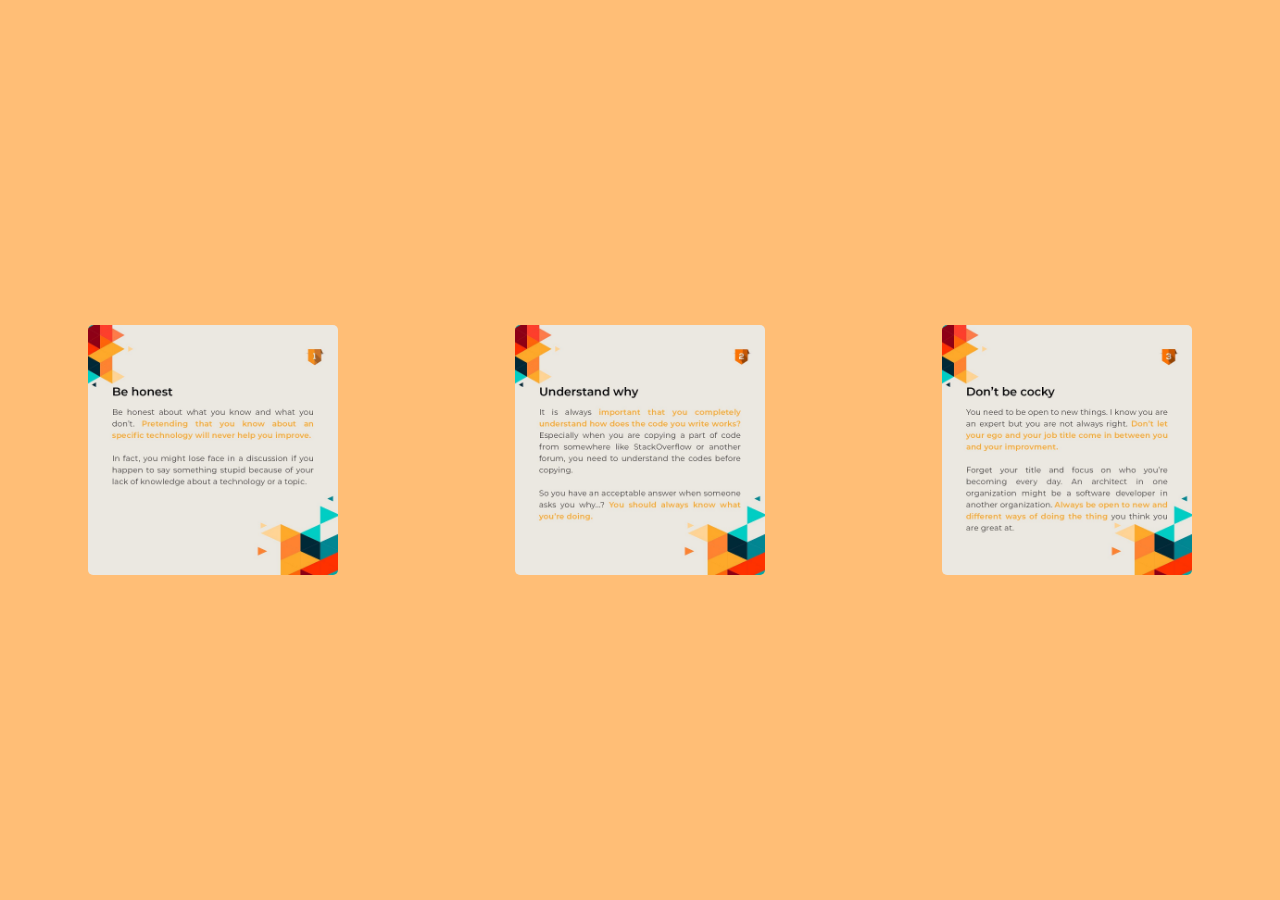
<file: 01_3d_hover_cards/index.html>
<!DOCTYPE html>
<html lang="en">
  <head>
    <meta charset="UTF-8" />
    <meta name="viewport" content="width=device-width, initial-scale=1.0" />
    <meta http-equiv="X-UA-Compatible" content="ie=edge" />
    <title>3D Hover Cards</title>
    <link rel="stylesheet" href="style.css" />
  </head>
  <body>
    <div class="container">
      <div class="card">
        <div class="card-item"></div>
      </div>
      <div class="card">
        <div class="card-item"></div>
      </div>
      <div class="card">
        <div class="card-item"></div>
      </div>
    </div>

    <script src="script.js"></script>
  </body>
</html>
</file>
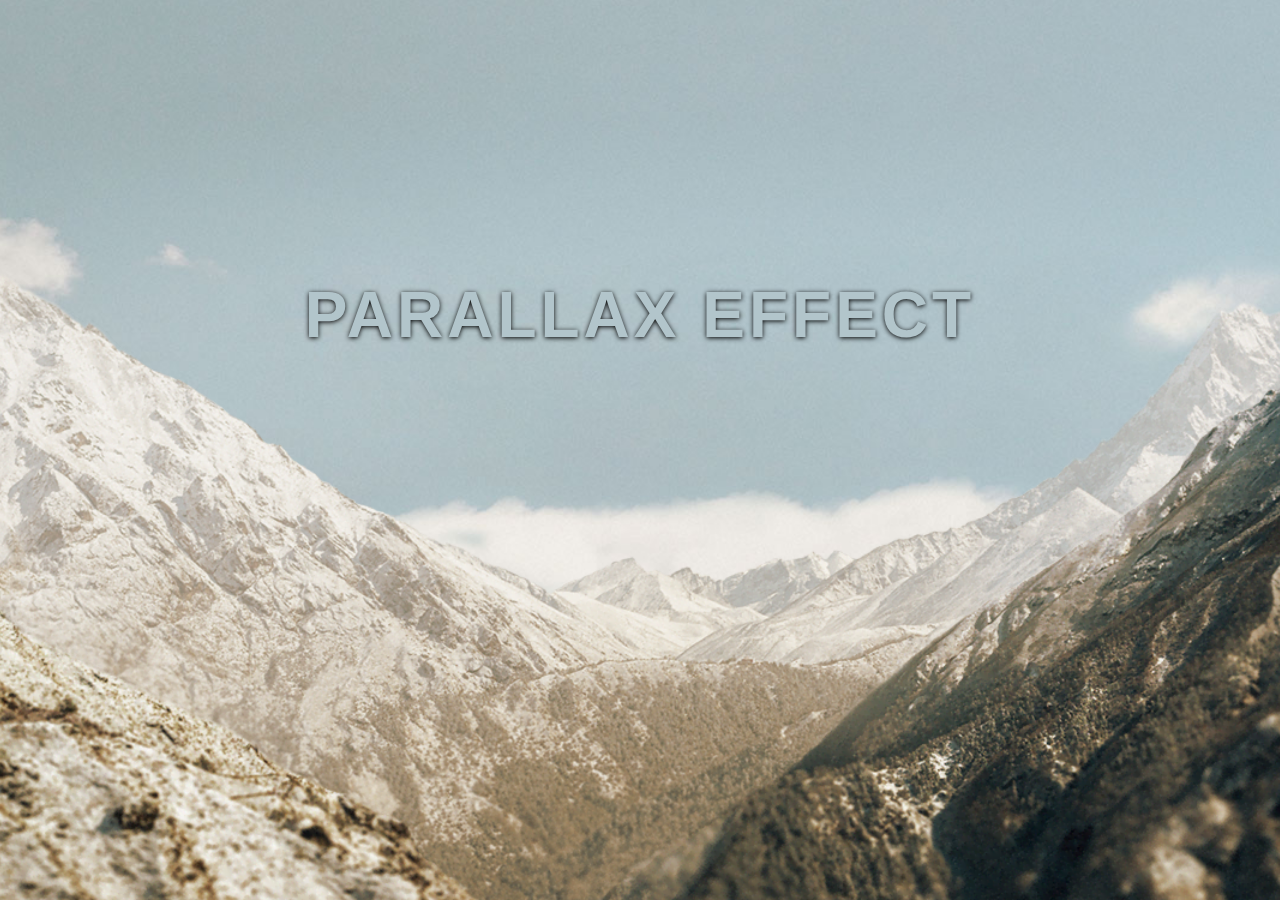
<file: 02_parallax_effect_on_pure_js/index.html>
<!DOCTYPE html>
<html lang="en">
  <head>
    <meta charset="UTF-8" />
    <meta name="viewport" content="width=device-width, initial-scale=1.0" />
    <meta http-equiv="X-UA-Compatible" content="ie=edge" />
    <title>Parallax effect on pure JS</title>
    <link rel="stylesheet" href="style.css" />
  </head>
  <body>
    <header data-speed="5">
      <h1>Parallax effect</h1>
    </header>

    <div class="scene">
      <div data-speed="10" class="layer layer-bg"></div>
      <div data-speed="40" class="layer layer-1"></div>
      <div data-speed="80" class="layer layer-2"></div>
    </div>

    <script src="script.js"></script>
  </body>
</html>
</file>
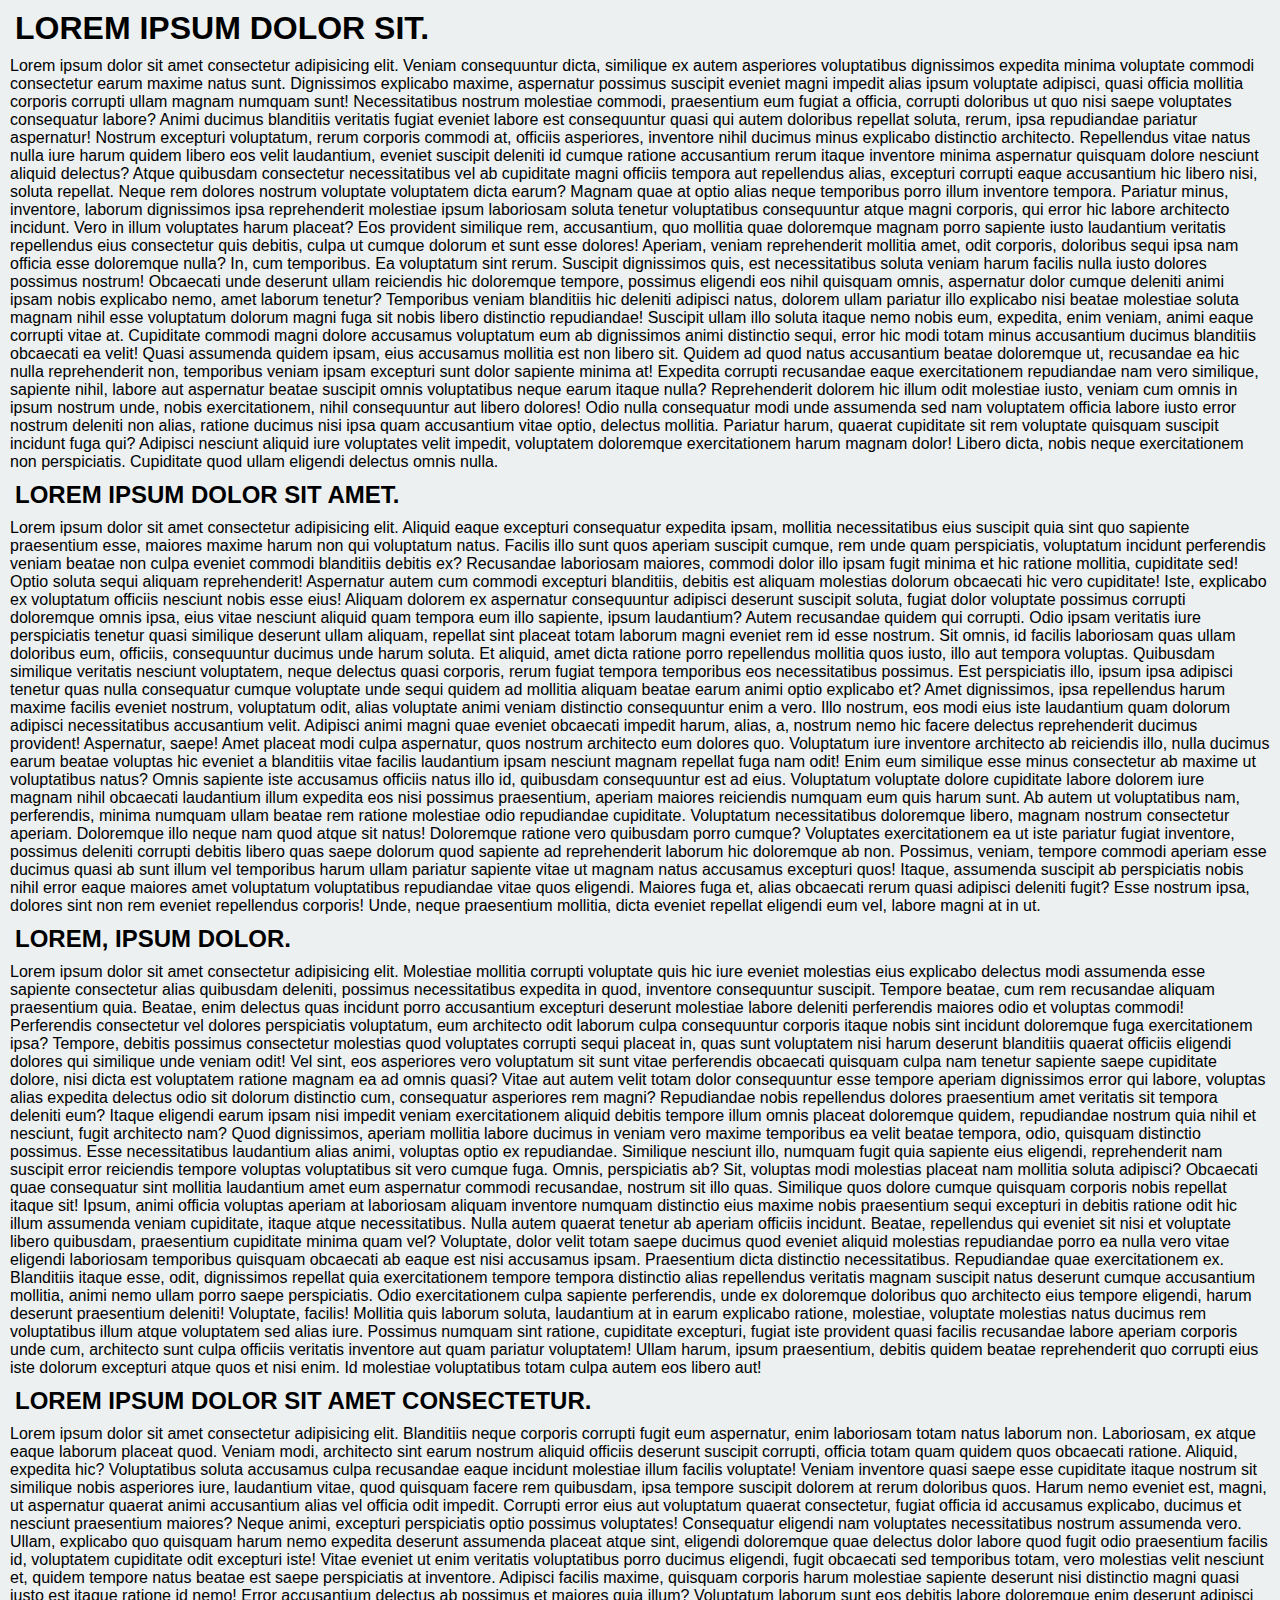
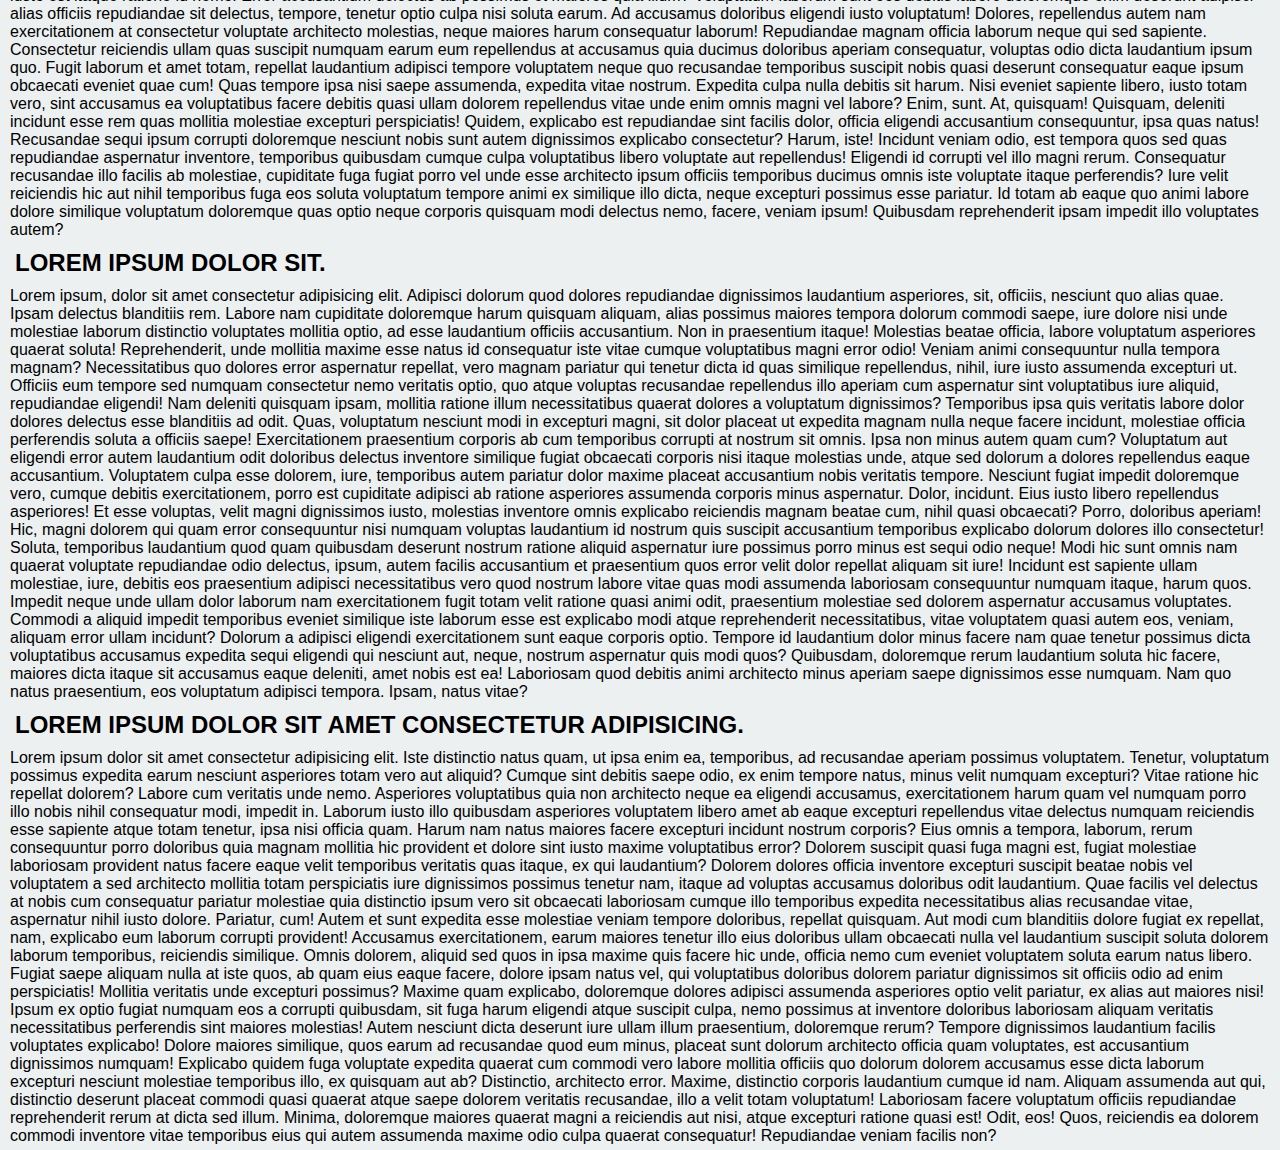
<file: 03_scrolling_progress_bar/index.html>
<!DOCTYPE html>
<html lang="en">
  <head>
    <meta charset="UTF-8" />
    <meta name="viewport" content="width=device-width, initial-scale=1.0" />
    <meta http-equiv="X-UA-Compatible" content="ie=edge" />
    <title>Scrolling progress bar</title>
    <link rel="stylesheet" href="style.css" />
  </head>
  <body>
    <div class="progress"></div>
    <h1>Lorem ipsum dolor sit.</h1>
    <p>
      Lorem ipsum dolor sit amet consectetur adipisicing elit. Veniam
      consequuntur dicta, similique ex autem asperiores voluptatibus dignissimos
      expedita minima voluptate commodi consectetur earum maxime natus sunt.
      Dignissimos explicabo maxime, aspernatur possimus suscipit eveniet magni
      impedit alias ipsum voluptate adipisci, quasi officia mollitia corporis
      corrupti ullam magnam numquam sunt! Necessitatibus nostrum molestiae
      commodi, praesentium eum fugiat a officia, corrupti doloribus ut quo nisi
      saepe voluptates consequatur labore? Animi ducimus blanditiis veritatis
      fugiat eveniet labore est consequuntur quasi qui autem doloribus repellat
      soluta, rerum, ipsa repudiandae pariatur aspernatur! Nostrum excepturi
      voluptatum, rerum corporis commodi at, officiis asperiores, inventore
      nihil ducimus minus explicabo distinctio architecto. Repellendus vitae
      natus nulla iure harum quidem libero eos velit laudantium, eveniet
      suscipit deleniti id cumque ratione accusantium rerum itaque inventore
      minima aspernatur quisquam dolore nesciunt aliquid delectus? Atque
      quibusdam consectetur necessitatibus vel ab cupiditate magni officiis
      tempora aut repellendus alias, excepturi corrupti eaque accusantium hic
      libero nisi, soluta repellat. Neque rem dolores nostrum voluptate
      voluptatem dicta earum? Magnam quae at optio alias neque temporibus porro
      illum inventore tempora. Pariatur minus, inventore, laborum dignissimos
      ipsa reprehenderit molestiae ipsum laboriosam soluta tenetur voluptatibus
      consequuntur atque magni corporis, qui error hic labore architecto
      incidunt. Vero in illum voluptates harum placeat? Eos provident similique
      rem, accusantium, quo mollitia quae doloremque magnam porro sapiente iusto
      laudantium veritatis repellendus eius consectetur quis debitis, culpa ut
      cumque dolorum et sunt esse dolores! Aperiam, veniam reprehenderit
      mollitia amet, odit corporis, doloribus sequi ipsa nam officia esse
      doloremque nulla? In, cum temporibus. Ea voluptatum sint rerum. Suscipit
      dignissimos quis, est necessitatibus soluta veniam harum facilis nulla
      iusto dolores possimus nostrum! Obcaecati unde deserunt ullam reiciendis
      hic doloremque tempore, possimus eligendi eos nihil quisquam omnis,
      aspernatur dolor cumque deleniti animi ipsam nobis explicabo nemo, amet
      laborum tenetur? Temporibus veniam blanditiis hic deleniti adipisci natus,
      dolorem ullam pariatur illo explicabo nisi beatae molestiae soluta magnam
      nihil esse voluptatum dolorum magni fuga sit nobis libero distinctio
      repudiandae! Suscipit ullam illo soluta itaque nemo nobis eum, expedita,
      enim veniam, animi eaque corrupti vitae at. Cupiditate commodi magni
      dolore accusamus voluptatum eum ab dignissimos animi distinctio sequi,
      error hic modi totam minus accusantium ducimus blanditiis obcaecati ea
      velit! Quasi assumenda quidem ipsam, eius accusamus mollitia est non
      libero sit. Quidem ad quod natus accusantium beatae doloremque ut,
      recusandae ea hic nulla reprehenderit non, temporibus veniam ipsam
      excepturi sunt dolor sapiente minima at! Expedita corrupti recusandae
      eaque exercitationem repudiandae nam vero similique, sapiente nihil,
      labore aut aspernatur beatae suscipit omnis voluptatibus neque earum
      itaque nulla? Reprehenderit dolorem hic illum odit molestiae iusto, veniam
      cum omnis in ipsum nostrum unde, nobis exercitationem, nihil consequuntur
      aut libero dolores! Odio nulla consequatur modi unde assumenda sed nam
      voluptatem officia labore iusto error nostrum deleniti non alias, ratione
      ducimus nisi ipsa quam accusantium vitae optio, delectus mollitia.
      Pariatur harum, quaerat cupiditate sit rem voluptate quisquam suscipit
      incidunt fuga qui? Adipisci nesciunt aliquid iure voluptates velit
      impedit, voluptatem doloremque exercitationem harum magnam dolor! Libero
      dicta, nobis neque exercitationem non perspiciatis. Cupiditate quod ullam
      eligendi delectus omnis nulla.
    </p>
    <h2>Lorem ipsum dolor sit amet.</h2>
    <p>
      Lorem ipsum dolor sit amet consectetur adipisicing elit. Aliquid eaque
      excepturi consequatur expedita ipsam, mollitia necessitatibus eius
      suscipit quia sint quo sapiente praesentium esse, maiores maxime harum non
      qui voluptatum natus. Facilis illo sunt quos aperiam suscipit cumque, rem
      unde quam perspiciatis, voluptatum incidunt perferendis veniam beatae non
      culpa eveniet commodi blanditiis debitis ex? Recusandae laboriosam
      maiores, commodi dolor illo ipsam fugit minima et hic ratione mollitia,
      cupiditate sed! Optio soluta sequi aliquam reprehenderit! Aspernatur autem
      cum commodi excepturi blanditiis, debitis est aliquam molestias dolorum
      obcaecati hic vero cupiditate! Iste, explicabo ex voluptatum officiis
      nesciunt nobis esse eius! Aliquam dolorem ex aspernatur consequuntur
      adipisci deserunt suscipit soluta, fugiat dolor voluptate possimus
      corrupti doloremque omnis ipsa, eius vitae nesciunt aliquid quam tempora
      eum illo sapiente, ipsum laudantium? Autem recusandae quidem qui corrupti.
      Odio ipsam veritatis iure perspiciatis tenetur quasi similique deserunt
      ullam aliquam, repellat sint placeat totam laborum magni eveniet rem id
      esse nostrum. Sit omnis, id facilis laboriosam quas ullam doloribus eum,
      officiis, consequuntur ducimus unde harum soluta. Et aliquid, amet dicta
      ratione porro repellendus mollitia quos iusto, illo aut tempora voluptas.
      Quibusdam similique veritatis nesciunt voluptatem, neque delectus quasi
      corporis, rerum fugiat tempora temporibus eos necessitatibus possimus. Est
      perspiciatis illo, ipsum ipsa adipisci tenetur quas nulla consequatur
      cumque voluptate unde sequi quidem ad mollitia aliquam beatae earum animi
      optio explicabo et? Amet dignissimos, ipsa repellendus harum maxime
      facilis eveniet nostrum, voluptatum odit, alias voluptate animi veniam
      distinctio consequuntur enim a vero. Illo nostrum, eos modi eius iste
      laudantium quam dolorum adipisci necessitatibus accusantium velit.
      Adipisci animi magni quae eveniet obcaecati impedit harum, alias, a,
      nostrum nemo hic facere delectus reprehenderit ducimus provident!
      Aspernatur, saepe! Amet placeat modi culpa aspernatur, quos nostrum
      architecto eum dolores quo. Voluptatum iure inventore architecto ab
      reiciendis illo, nulla ducimus earum beatae voluptas hic eveniet a
      blanditiis vitae facilis laudantium ipsam nesciunt magnam repellat fuga
      nam odit! Enim eum similique esse minus consectetur ab maxime ut
      voluptatibus natus? Omnis sapiente iste accusamus officiis natus illo id,
      quibusdam consequuntur est ad eius. Voluptatum voluptate dolore cupiditate
      labore dolorem iure magnam nihil obcaecati laudantium illum expedita eos
      nisi possimus praesentium, aperiam maiores reiciendis numquam eum quis
      harum sunt. Ab autem ut voluptatibus nam, perferendis, minima numquam
      ullam beatae rem ratione molestiae odio repudiandae cupiditate. Voluptatum
      necessitatibus doloremque libero, magnam nostrum consectetur aperiam.
      Doloremque illo neque nam quod atque sit natus! Doloremque ratione vero
      quibusdam porro cumque? Voluptates exercitationem ea ut iste pariatur
      fugiat inventore, possimus deleniti corrupti debitis libero quas saepe
      dolorum quod sapiente ad reprehenderit laborum hic doloremque ab non.
      Possimus, veniam, tempore commodi aperiam esse ducimus quasi ab sunt illum
      vel temporibus harum ullam pariatur sapiente vitae ut magnam natus
      accusamus excepturi quos! Itaque, assumenda suscipit ab perspiciatis nobis
      nihil error eaque maiores amet voluptatum voluptatibus repudiandae vitae
      quos eligendi. Maiores fuga et, alias obcaecati rerum quasi adipisci
      deleniti fugit? Esse nostrum ipsa, dolores sint non rem eveniet
      repellendus corporis! Unde, neque praesentium mollitia, dicta eveniet
      repellat eligendi eum vel, labore magni at in ut.
    </p>
    <h2>Lorem, ipsum dolor.</h2>
    <p>
      Lorem ipsum dolor sit amet consectetur adipisicing elit. Molestiae
      mollitia corrupti voluptate quis hic iure eveniet molestias eius explicabo
      delectus modi assumenda esse sapiente consectetur alias quibusdam
      deleniti, possimus necessitatibus expedita in quod, inventore consequuntur
      suscipit. Tempore beatae, cum rem recusandae aliquam praesentium quia.
      Beatae, enim delectus quas incidunt porro accusantium excepturi deserunt
      molestiae labore deleniti perferendis maiores odio et voluptas commodi!
      Perferendis consectetur vel dolores perspiciatis voluptatum, eum
      architecto odit laborum culpa consequuntur corporis itaque nobis sint
      incidunt doloremque fuga exercitationem ipsa? Tempore, debitis possimus
      consectetur molestias quod voluptates corrupti sequi placeat in, quas sunt
      voluptatem nisi harum deserunt blanditiis quaerat officiis eligendi
      dolores qui similique unde veniam odit! Vel sint, eos asperiores vero
      voluptatum sit sunt vitae perferendis obcaecati quisquam culpa nam tenetur
      sapiente saepe cupiditate dolore, nisi dicta est voluptatem ratione magnam
      ea ad omnis quasi? Vitae aut autem velit totam dolor consequuntur esse
      tempore aperiam dignissimos error qui labore, voluptas alias expedita
      delectus odio sit dolorum distinctio cum, consequatur asperiores rem
      magni? Repudiandae nobis repellendus dolores praesentium amet veritatis
      sit tempora deleniti eum? Itaque eligendi earum ipsam nisi impedit veniam
      exercitationem aliquid debitis tempore illum omnis placeat doloremque
      quidem, repudiandae nostrum quia nihil et nesciunt, fugit architecto nam?
      Quod dignissimos, aperiam mollitia labore ducimus in veniam vero maxime
      temporibus ea velit beatae tempora, odio, quisquam distinctio possimus.
      Esse necessitatibus laudantium alias animi, voluptas optio ex repudiandae.
      Similique nesciunt illo, numquam fugit quia sapiente eius eligendi,
      reprehenderit nam suscipit error reiciendis tempore voluptas voluptatibus
      sit vero cumque fuga. Omnis, perspiciatis ab? Sit, voluptas modi molestias
      placeat nam mollitia soluta adipisci? Obcaecati quae consequatur sint
      mollitia laudantium amet eum aspernatur commodi recusandae, nostrum sit
      illo quas. Similique quos dolore cumque quisquam corporis nobis repellat
      itaque sit! Ipsum, animi officia voluptas aperiam at laboriosam aliquam
      inventore numquam distinctio eius maxime nobis praesentium sequi excepturi
      in debitis ratione odit hic illum assumenda veniam cupiditate, itaque
      atque necessitatibus. Nulla autem quaerat tenetur ab aperiam officiis
      incidunt. Beatae, repellendus qui eveniet sit nisi et voluptate libero
      quibusdam, praesentium cupiditate minima quam vel? Voluptate, dolor velit
      totam saepe ducimus quod eveniet aliquid molestias repudiandae porro ea
      nulla vero vitae eligendi laboriosam temporibus quisquam obcaecati ab
      eaque est nisi accusamus ipsam. Praesentium dicta distinctio
      necessitatibus. Repudiandae quae exercitationem ex. Blanditiis itaque
      esse, odit, dignissimos repellat quia exercitationem tempore tempora
      distinctio alias repellendus veritatis magnam suscipit natus deserunt
      cumque accusantium mollitia, animi nemo ullam porro saepe perspiciatis.
      Odio exercitationem culpa sapiente perferendis, unde ex doloremque
      doloribus quo architecto eius tempore eligendi, harum deserunt praesentium
      deleniti! Voluptate, facilis! Mollitia quis laborum soluta, laudantium at
      in earum explicabo ratione, molestiae, voluptate molestias natus ducimus
      rem voluptatibus illum atque voluptatem sed alias iure. Possimus numquam
      sint ratione, cupiditate excepturi, fugiat iste provident quasi facilis
      recusandae labore aperiam corporis unde cum, architecto sunt culpa
      officiis veritatis inventore aut quam pariatur voluptatem! Ullam harum,
      ipsum praesentium, debitis quidem beatae reprehenderit quo corrupti eius
      iste dolorum excepturi atque quos et nisi enim. Id molestiae voluptatibus
      totam culpa autem eos libero aut!
    </p>
    <h2>Lorem ipsum dolor sit amet consectetur.</h2>
    <p>
      Lorem ipsum dolor sit amet consectetur adipisicing elit. Blanditiis neque
      corporis corrupti fugit eum aspernatur, enim laboriosam totam natus
      laborum non. Laboriosam, ex atque eaque laborum placeat quod. Veniam modi,
      architecto sint earum nostrum aliquid officiis deserunt suscipit corrupti,
      officia totam quam quidem quos obcaecati ratione. Aliquid, expedita hic?
      Voluptatibus soluta accusamus culpa recusandae eaque incidunt molestiae
      illum facilis voluptate! Veniam inventore quasi saepe esse cupiditate
      itaque nostrum sit similique nobis asperiores iure, laudantium vitae, quod
      quisquam facere rem quibusdam, ipsa tempore suscipit dolorem at rerum
      doloribus quos. Harum nemo eveniet est, magni, ut aspernatur quaerat animi
      accusantium alias vel officia odit impedit. Corrupti error eius aut
      voluptatum quaerat consectetur, fugiat officia id accusamus explicabo,
      ducimus et nesciunt praesentium maiores? Neque animi, excepturi
      perspiciatis optio possimus voluptates! Consequatur eligendi nam
      voluptates necessitatibus nostrum assumenda vero. Ullam, explicabo quo
      quisquam harum nemo expedita deserunt assumenda placeat atque sint,
      eligendi doloremque quae delectus dolor labore quod fugit odio praesentium
      facilis id, voluptatem cupiditate odit excepturi iste! Vitae eveniet ut
      enim veritatis voluptatibus porro ducimus eligendi, fugit obcaecati sed
      temporibus totam, vero molestias velit nesciunt et, quidem tempore natus
      beatae est saepe perspiciatis at inventore. Adipisci facilis maxime,
      quisquam corporis harum molestiae sapiente deserunt nisi distinctio magni
      quasi iusto est itaque ratione id nemo! Error accusantium delectus ab
      possimus et maiores quia illum? Voluptatum laborum sunt eos debitis labore
      doloremque enim deserunt adipisci alias officiis repudiandae sit delectus,
      tempore, tenetur optio culpa nisi soluta earum. Ad accusamus doloribus
      eligendi iusto voluptatum! Dolores, repellendus autem nam exercitationem
      at consectetur voluptate architecto molestias, neque maiores harum
      consequatur laborum! Repudiandae magnam officia laborum neque qui sed
      sapiente. Consectetur reiciendis ullam quas suscipit numquam earum eum
      repellendus at accusamus quia ducimus doloribus aperiam consequatur,
      voluptas odio dicta laudantium ipsum quo. Fugit laborum et amet totam,
      repellat laudantium adipisci tempore voluptatem neque quo recusandae
      temporibus suscipit nobis quasi deserunt consequatur eaque ipsum obcaecati
      eveniet quae cum! Quas tempore ipsa nisi saepe assumenda, expedita vitae
      nostrum. Expedita culpa nulla debitis sit harum. Nisi eveniet sapiente
      libero, iusto totam vero, sint accusamus ea voluptatibus facere debitis
      quasi ullam dolorem repellendus vitae unde enim omnis magni vel labore?
      Enim, sunt. At, quisquam! Quisquam, deleniti incidunt esse rem quas
      mollitia molestiae excepturi perspiciatis! Quidem, explicabo est
      repudiandae sint facilis dolor, officia eligendi accusantium consequuntur,
      ipsa quas natus! Recusandae sequi ipsum corrupti doloremque nesciunt nobis
      sunt autem dignissimos explicabo consectetur? Harum, iste! Incidunt veniam
      odio, est tempora quos sed quas repudiandae aspernatur inventore,
      temporibus quibusdam cumque culpa voluptatibus libero voluptate aut
      repellendus! Eligendi id corrupti vel illo magni rerum. Consequatur
      recusandae illo facilis ab molestiae, cupiditate fuga fugiat porro vel
      unde esse architecto ipsum officiis temporibus ducimus omnis iste
      voluptate itaque perferendis? Iure velit reiciendis hic aut nihil
      temporibus fuga eos soluta voluptatum tempore animi ex similique illo
      dicta, neque excepturi possimus esse pariatur. Id totam ab eaque quo animi
      labore dolore similique voluptatum doloremque quas optio neque corporis
      quisquam modi delectus nemo, facere, veniam ipsum! Quibusdam reprehenderit
      ipsam impedit illo voluptates autem?
    </p>
    <h2>Lorem ipsum dolor sit.</h2>
    <p>
      Lorem ipsum, dolor sit amet consectetur adipisicing elit. Adipisci dolorum
      quod dolores repudiandae dignissimos laudantium asperiores, sit, officiis,
      nesciunt quo alias quae. Ipsam delectus blanditiis rem. Labore nam
      cupiditate doloremque harum quisquam aliquam, alias possimus maiores
      tempora dolorum commodi saepe, iure dolore nisi unde molestiae laborum
      distinctio voluptates mollitia optio, ad esse laudantium officiis
      accusantium. Non in praesentium itaque! Molestias beatae officia, labore
      voluptatum asperiores quaerat soluta! Reprehenderit, unde mollitia maxime
      esse natus id consequatur iste vitae cumque voluptatibus magni error odio!
      Veniam animi consequuntur nulla tempora magnam? Necessitatibus quo dolores
      error aspernatur repellat, vero magnam pariatur qui tenetur dicta id quas
      similique repellendus, nihil, iure iusto assumenda excepturi ut. Officiis
      eum tempore sed numquam consectetur nemo veritatis optio, quo atque
      voluptas recusandae repellendus illo aperiam cum aspernatur sint
      voluptatibus iure aliquid, repudiandae eligendi! Nam deleniti quisquam
      ipsam, mollitia ratione illum necessitatibus quaerat dolores a voluptatum
      dignissimos? Temporibus ipsa quis veritatis labore dolor dolores delectus
      esse blanditiis ad odit. Quas, voluptatum nesciunt modi in excepturi
      magni, sit dolor placeat ut expedita magnam nulla neque facere incidunt,
      molestiae officia perferendis soluta a officiis saepe! Exercitationem
      praesentium corporis ab cum temporibus corrupti at nostrum sit omnis. Ipsa
      non minus autem quam cum? Voluptatum aut eligendi error autem laudantium
      odit doloribus delectus inventore similique fugiat obcaecati corporis nisi
      itaque molestias unde, atque sed dolorum a dolores repellendus eaque
      accusantium. Voluptatem culpa esse dolorem, iure, temporibus autem
      pariatur dolor maxime placeat accusantium nobis veritatis tempore.
      Nesciunt fugiat impedit doloremque vero, cumque debitis exercitationem,
      porro est cupiditate adipisci ab ratione asperiores assumenda corporis
      minus aspernatur. Dolor, incidunt. Eius iusto libero repellendus
      asperiores! Et esse voluptas, velit magni dignissimos iusto, molestias
      inventore omnis explicabo reiciendis magnam beatae cum, nihil quasi
      obcaecati? Porro, doloribus aperiam! Hic, magni dolorem qui quam error
      consequuntur nisi numquam voluptas laudantium id nostrum quis suscipit
      accusantium temporibus explicabo dolorum dolores illo consectetur! Soluta,
      temporibus laudantium quod quam quibusdam deserunt nostrum ratione aliquid
      aspernatur iure possimus porro minus est sequi odio neque! Modi hic sunt
      omnis nam quaerat voluptate repudiandae odio delectus, ipsum, autem
      facilis accusantium et praesentium quos error velit dolor repellat aliquam
      sit iure! Incidunt est sapiente ullam molestiae, iure, debitis eos
      praesentium adipisci necessitatibus vero quod nostrum labore vitae quas
      modi assumenda laboriosam consequuntur numquam itaque, harum quos. Impedit
      neque unde ullam dolor laborum nam exercitationem fugit totam velit
      ratione quasi animi odit, praesentium molestiae sed dolorem aspernatur
      accusamus voluptates. Commodi a aliquid impedit temporibus eveniet
      similique iste laborum esse est explicabo modi atque reprehenderit
      necessitatibus, vitae voluptatem quasi autem eos, veniam, aliquam error
      ullam incidunt? Dolorum a adipisci eligendi exercitationem sunt eaque
      corporis optio. Tempore id laudantium dolor minus facere nam quae tenetur
      possimus dicta voluptatibus accusamus expedita sequi eligendi qui nesciunt
      aut, neque, nostrum aspernatur quis modi quos? Quibusdam, doloremque rerum
      laudantium soluta hic facere, maiores dicta itaque sit accusamus eaque
      deleniti, amet nobis est ea! Laboriosam quod debitis animi architecto
      minus aperiam saepe dignissimos esse numquam. Nam quo natus praesentium,
      eos voluptatum adipisci tempora. Ipsam, natus vitae?
    </p>
    <h2>Lorem ipsum dolor sit amet consectetur adipisicing.</h2>
    <p>
      Lorem ipsum dolor sit amet consectetur adipisicing elit. Iste distinctio
      natus quam, ut ipsa enim ea, temporibus, ad recusandae aperiam possimus
      voluptatem. Tenetur, voluptatum possimus expedita earum nesciunt
      asperiores totam vero aut aliquid? Cumque sint debitis saepe odio, ex enim
      tempore natus, minus velit numquam excepturi? Vitae ratione hic repellat
      dolorem? Labore cum veritatis unde nemo. Asperiores voluptatibus quia non
      architecto neque ea eligendi accusamus, exercitationem harum quam vel
      numquam porro illo nobis nihil consequatur modi, impedit in. Laborum iusto
      illo quibusdam asperiores voluptatem libero amet ab eaque excepturi
      repellendus vitae delectus numquam reiciendis esse sapiente atque totam
      tenetur, ipsa nisi officia quam. Harum nam natus maiores facere excepturi
      incidunt nostrum corporis? Eius omnis a tempora, laborum, rerum
      consequuntur porro doloribus quia magnam mollitia hic provident et dolore
      sint iusto maxime voluptatibus error? Dolorem suscipit quasi fuga magni
      est, fugiat molestiae laboriosam provident natus facere eaque velit
      temporibus veritatis quas itaque, ex qui laudantium? Dolorem dolores
      officia inventore excepturi suscipit beatae nobis vel voluptatem a sed
      architecto mollitia totam perspiciatis iure dignissimos possimus tenetur
      nam, itaque ad voluptas accusamus doloribus odit laudantium. Quae facilis
      vel delectus at nobis cum consequatur pariatur molestiae quia distinctio
      ipsum vero sit obcaecati laboriosam cumque illo temporibus expedita
      necessitatibus alias recusandae vitae, aspernatur nihil iusto dolore.
      Pariatur, cum! Autem et sunt expedita esse molestiae veniam tempore
      doloribus, repellat quisquam. Aut modi cum blanditiis dolore fugiat ex
      repellat, nam, explicabo eum laborum corrupti provident! Accusamus
      exercitationem, earum maiores tenetur illo eius doloribus ullam obcaecati
      nulla vel laudantium suscipit soluta dolorem laborum temporibus,
      reiciendis similique. Omnis dolorem, aliquid sed quos in ipsa maxime quis
      facere hic unde, officia nemo cum eveniet voluptatem soluta earum natus
      libero. Fugiat saepe aliquam nulla at iste quos, ab quam eius eaque
      facere, dolore ipsam natus vel, qui voluptatibus doloribus dolorem
      pariatur dignissimos sit officiis odio ad enim perspiciatis! Mollitia
      veritatis unde excepturi possimus? Maxime quam explicabo, doloremque
      dolores adipisci assumenda asperiores optio velit pariatur, ex alias aut
      maiores nisi! Ipsum ex optio fugiat numquam eos a corrupti quibusdam, sit
      fuga harum eligendi atque suscipit culpa, nemo possimus at inventore
      doloribus laboriosam aliquam veritatis necessitatibus perferendis sint
      maiores molestias! Autem nesciunt dicta deserunt iure ullam illum
      praesentium, doloremque rerum? Tempore dignissimos laudantium facilis
      voluptates explicabo! Dolore maiores similique, quos earum ad recusandae
      quod eum minus, placeat sunt dolorum architecto officia quam voluptates,
      est accusantium dignissimos numquam! Explicabo quidem fuga voluptate
      expedita quaerat cum commodi vero labore mollitia officiis quo dolorum
      dolorem accusamus esse dicta laborum excepturi nesciunt molestiae
      temporibus illo, ex quisquam aut ab? Distinctio, architecto error. Maxime,
      distinctio corporis laudantium cumque id nam. Aliquam assumenda aut qui,
      distinctio deserunt placeat commodi quasi quaerat atque saepe dolorem
      veritatis recusandae, illo a velit totam voluptatum! Laboriosam facere
      voluptatum officiis repudiandae reprehenderit rerum at dicta sed illum.
      Minima, doloremque maiores quaerat magni a reiciendis aut nisi, atque
      excepturi ratione quasi est! Odit, eos! Quos, reiciendis ea dolorem
      commodi inventore vitae temporibus eius qui autem assumenda maxime odio
      culpa quaerat consequatur! Repudiandae veniam facilis non?
    </p>
    <script src="script.js"></script>
  </body>
</html>
</file>
<file: 01_3d_hover_cards/style.css>
* {
  margin: 0;
  padding: 0;
  -webkit-box-sizing: border-box;
          box-sizing: border-box;
}

.container {
  display: -webkit-box;
  display: -ms-flexbox;
  display: flex;
  height: 100vh;
  background-color: #ffbe76;
  -ms-flex-pack: distribute;
      justify-content: space-around;
  -webkit-box-align: center;
      -ms-flex-align: center;
          align-items: center;
}

.container .card {
  -webkit-perspective: 1000px;
          perspective: 1000px;
  -webkit-transform-style: preserve-3d;
          transform-style: preserve-3d;
}

.container .card:nth-child(1) .card-item {
  background: url(assets/img01.jpg);
  background-size: contain;
}

.container .card:nth-child(2) .card-item {
  background: url(assets/img02.jpg);
  background-size: contain;
}

.container .card:nth-child(3) .card-item {
  background: url(assets/img03.jpg);
  background-size: contain;
}

.container .card-item {
  background-color: #fff;
  width: 250px;
  height: 250px;
  border-radius: 5px;
  cursor: pointer;
  -webkit-transition: -webkit-transform 0.2s;
  transition: -webkit-transform 0.2s;
  transition: transform 0.2s;
  transition: transform 0.2s, -webkit-transform 0.2s;
}
/*# sourceMappingURL=style.css.map */
</file>
<file: 02_parallax_effect_on_pure_js/style.css>
* {
  margin: 0;
  padding: 0;
  -webkit-box-sizing: border-box;
          box-sizing: border-box;
}

body {
  font-family: 'Poppins', sans-serif;
  font-size: 32px;
  color: #b2c5cb;
  text-shadow: 0px 1px 5px #000;
  text-transform: uppercase;
  letter-spacing: 4px;
  cursor: pointer;
}

header {
  display: -webkit-box;
  display: -ms-flexbox;
  display: flex;
  -webkit-box-pack: center;
      -ms-flex-pack: center;
          justify-content: center;
  -webkit-box-align: center;
      -ms-flex-align: center;
          align-items: center;
  height: 70vh;
}

.scene {
  position: fixed;
  left: 0;
  top: 0;
  bottom: 0;
  right: 0;
  min-height: 100vh;
  z-index: -1;
}

.layer {
  position: absolute;
  left: -10%;
  top: -10%;
  width: 120%;
  height: 120%;
}

.layer-bg {
  background: url("assets/layer-bg.jpg") center no-repeat;
  background-size: cover;
}

.layer-1 {
  background: url("assets/layer-1.png") center no-repeat;
  background-size: cover;
}

.layer-2 {
  background: url("assets/layer-2.png") center no-repeat;
  background-size: cover;
}
/*# sourceMappingURL=style.css.map */
</file>
<file: 03_scrolling_progress_bar/style.css>
* {
  margin: 0;
  padding: 0;
}

body {
  background-color: #ecf0f1;
}

.progress {
  position: fixed;
  left: 0;
  top: 0;
  width: 0%;
  height: 5px;
  background-color: #ff6347;
  -webkit-box-shadow: 0 1px 5px #e74c3c;
          box-shadow: 0 1px 5px #e74c3c;
}

h1,
h2 {
  margin: 10px 15px;
  text-transform: uppercase;
  font-family: 'Montserrat', sans-serif;
}

p {
  margin: 5px 10px;
  font-family: 'Poppins', sans-serif;
}
/*# sourceMappingURL=style.css.map */
</file>
